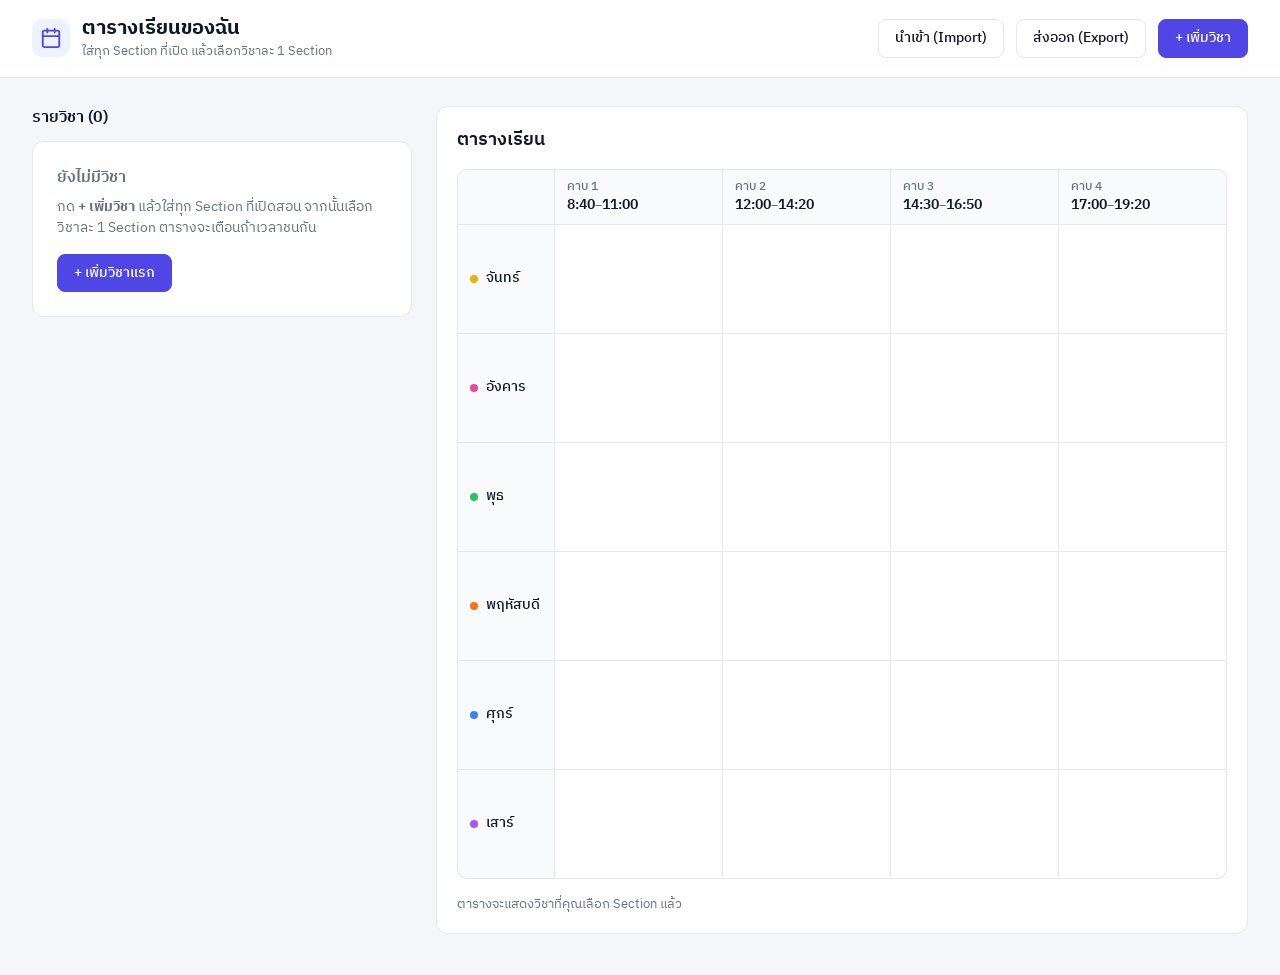
<file: index.html>
<!doctype html>
<html lang="th">
<head>
  <meta charset="utf-8">
  <meta name="viewport" content="width=device-width, initial-scale=1">
  <title>ตารางเรียนของฉัน</title>
  <meta http-equiv="refresh" content="0; url=App%201.0/">
  <link rel="canonical" href="App%201.0/">
</head>
<body style="font-family: system-ui, sans-serif; padding: 24px;">
  <p>กำลังเปิดเว็บจัดตารางเรียน… ถ้าไม่เปิดเอง <a href="App%201.0/">กดที่นี่</a></p>
</body>
</html>
</file>
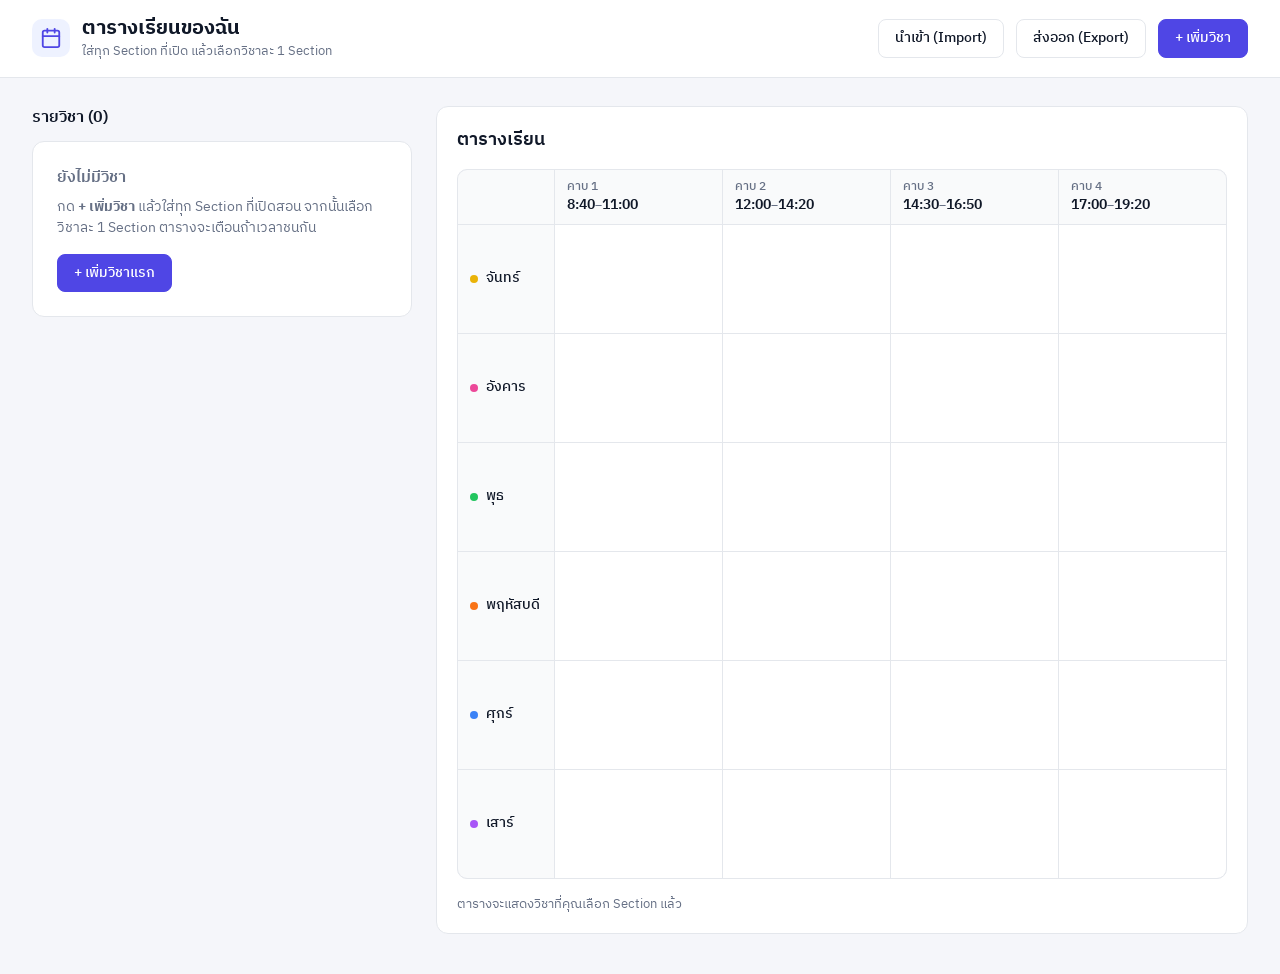
<file: App 1.0/index.html>
<!doctype html>
<html lang="th">
<head>
  <meta charset="utf-8">
  <meta name="viewport" content="width=device-width, initial-scale=1">
  <title>ตารางเรียนของฉัน</title>
  <link rel="preconnect" href="https://fonts.googleapis.com">
  <link rel="preconnect" href="https://fonts.gstatic.com" crossorigin>
  <link href="https://fonts.googleapis.com/css2?family=IBM+Plex+Sans+Thai:wght@400;500;600;700&display=swap" rel="stylesheet">
  <link rel="stylesheet" href="style.css">
</head>
<body class="tab-grid">
  <header class="topbar">
    <div class="brand">
      <span class="logo" aria-hidden="true">
        <svg width="22" height="22" viewBox="0 0 24 24" fill="none" stroke="currentColor" stroke-width="2" stroke-linecap="round" stroke-linejoin="round"><rect x="3" y="4" width="18" height="18" rx="2"/><path d="M16 2v4M8 2v4M3 10h18"/></svg>
      </span>
      <div>
        <h1>ตารางเรียนของฉัน</h1>
        <p class="sub">ใส่ทุก Section ที่เปิด แล้วเลือกวิชาละ 1 Section</p>
      </div>
    </div>
    <div class="actions">
      <button class="btn" type="button" data-action="import">นำเข้า (Import)</button>
      <button class="btn" type="button" data-action="export">ส่งออก (Export)</button>
      <button class="btn btn-primary" type="button" data-action="add">+ เพิ่มวิชา</button>
    </div>
  </header>

  <div class="status" id="status" aria-live="polite"></div>

  <nav class="tabs" aria-label="สลับมุมมอง">
    <button type="button" data-action="tab" data-tab="grid">ตารางเรียน</button>
    <button type="button" data-action="tab" data-tab="list" id="tab-list">รายวิชา</button>
  </nav>

  <main class="layout">
    <section class="course-col" id="course-col" aria-label="รายวิชา"></section>
    <section class="timetable card" id="timetable" aria-label="ตารางเรียน"></section>
  </main>

  <div id="popover-root"></div>
  <dialog id="course-dialog" aria-labelledby="dlg-title"></dialog>
  <input type="file" id="file-input" accept=".json,application/json" hidden>

  <script src="js/logic.js"></script>
  <script src="js/store.js"></script>
  <script src="js/app.js"></script>
</body>
</html>
</file>
<file: App 1.0/style.css>
:root {
  --bg: #F5F6FA;
  --surface: #FFFFFF;
  --surface-2: #F9FAFB;
  --border: #E4E7EC;
  --border-strong: #D0D5DD;
  --text: #101828;
  --muted: #667085;
  --icon: #98A2B3;
  --primary: #4F46E5;
  --primary-hover: #4338CA;
  --primary-bg: #EEF2FF;
  --primary-border: #C7D2FE;
  --red: #D92D20;
  --red-bg: #FEF3F2;
  --red-border: #FDA29B;
  --amber: #B54708;
  --amber-bg: #FFFAEB;
  --amber-border: #FEC84B;
  --green: #067647;
  --radius: 12px;
  --shadow-pop: 0 12px 28px -6px rgba(16, 24, 40, .18), 0 2px 6px rgba(16, 24, 40, .06);
  color-scheme: light;
}

* { box-sizing: border-box; }
html { -webkit-text-size-adjust: 100%; }
body {
  margin: 0;
  background: var(--bg);
  color: var(--text);
  font-family: 'IBM Plex Sans Thai', system-ui, sans-serif;
  font-size: 14px;
  line-height: 1.45;
  font-variant-numeric: tabular-nums;
}
::selection { background: var(--primary-bg); color: var(--primary-hover); }
h1, h2, h3, p { margin: 0; }
button, input, select { font: inherit; color: inherit; }
button { cursor: pointer; }
:focus-visible { outline: 2px solid var(--primary); outline-offset: 2px; border-radius: 6px; }
.muted { color: var(--muted); }
.small { font-size: 12px; }
.sr-only { position: absolute; width: 1px; height: 1px; overflow: hidden; clip: rect(0 0 0 0); white-space: nowrap; }
.i { flex: none; vertical-align: middle; }

/* ---------- buttons ---------- */
.btn {
  display: inline-flex; align-items: center; justify-content: center; gap: 6px;
  padding: 8px 16px; border-radius: 8px; border: 1px solid var(--border);
  background: var(--surface); font-weight: 500; white-space: nowrap;
  transition: background-color .15s ease-out, border-color .15s ease-out;
}
.btn:hover { background: var(--surface-2); border-color: var(--border-strong); }
.btn-primary { background: var(--primary); border-color: var(--primary); color: #fff; }
.btn-primary:hover { background: var(--primary-hover); border-color: var(--primary-hover); }
.btn-sm { padding: 5px 12px; font-size: 13px; }
.link {
  background: none; border: 0; padding: 0; color: var(--primary); font-weight: 500; font-size: 13px;
  display: inline-flex; align-items: center; gap: 4px; text-underline-offset: 3px;
}
.link:hover { text-decoration: underline; }
.link.danger { color: var(--red); }
.icon-btn {
  display: inline-grid; place-items: center; width: 30px; height: 30px; border-radius: 6px;
  border: 0; background: none; color: var(--muted);
}
.icon-btn:hover { background: var(--surface-2); color: var(--text); }

/* ---------- chips ---------- */
.chip {
  display: inline-flex; align-items: center; gap: 6px; padding: 4px 10px; border-radius: 999px;
  font-size: 12px; font-weight: 500; border: 1px solid transparent; white-space: nowrap;
}
button.chip:hover { filter: brightness(.97); }
.chip-primary { color: var(--primary); background: var(--primary-bg); border-color: var(--primary-border); }
.chip-red { color: var(--red); background: var(--red-bg); border-color: var(--red-border); }
.chip-amber { color: var(--amber); background: var(--amber-bg); border-color: var(--amber-border); }
.chip-sm { padding: 1px 8px; }
.short { display: none; }

/* ---------- header / status ---------- */
.topbar {
  display: flex; align-items: center; gap: 12px; flex-wrap: wrap;
  padding: 16px 32px; background: var(--surface); border-bottom: 1px solid var(--border);
}
.brand { display: flex; align-items: center; gap: 12px; flex: 1; min-width: 0; }
.logo { display: grid; place-items: center; width: 38px; height: 38px; border-radius: 10px; background: var(--primary-bg); color: var(--primary); flex: none; }
.topbar h1 { font-size: 20px; font-weight: 700; line-height: 1.3; }
.sub { font-size: 13px; color: var(--muted); }
.actions { display: flex; gap: 12px; }
.status { display: flex; flex-wrap: wrap; gap: 8px; padding: 14px 32px 6px; min-height: 8px; }

/* ---------- layout ---------- */
.layout {
  display: grid; grid-template-columns: 380px minmax(0, 1fr); gap: 24px; align-items: start;
  padding: 8px 32px 40px;
}
.card { background: var(--surface); border: 1px solid var(--border); border-radius: var(--radius); }
.tabs { display: none; }

/* ---------- course list ---------- */
.course-col { display: flex; flex-direction: column; gap: 12px; }
.col-title { font-size: 16px; font-weight: 600; }
.course { padding: 16px; display: flex; flex-direction: column; gap: 10px; }
.course-head { display: flex; align-items: center; gap: 10px; }
.dot { width: 10px; height: 10px; border-radius: 50%; background: var(--c, var(--d)); flex: none; }
.course-titles { flex: 1; min-width: 0; }
.course-titles h3 { font-size: 16px; font-weight: 600; overflow-wrap: anywhere; }
.course-titles p { font-size: 13px; overflow-wrap: anywhere; }
.course-titles .link { margin-left: 4px; }
.type-tag {
  display: inline-block; margin-left: 8px; padding: 0 8px; border-radius: 6px; vertical-align: 2px;
  font-size: 12px; font-weight: 500; color: var(--c); background: var(--cbg);
}
.sections { display: flex; flex-direction: column; gap: 8px; }
.sec-row {
  display: flex; gap: 12px; align-items: flex-start; padding: 10px 12px; border-radius: 8px;
  background: var(--bg); border: 1px solid transparent; cursor: pointer;
  transition: background-color .15s ease-out, border-color .15s ease-out;
}
.sec-row:hover { border-color: var(--border-strong); }
.sec-row.is-selected { background: var(--cbg); border-color: var(--c); }
.sec-row.is-preview { background: var(--surface); border: 1.5px dashed var(--c); }
.sec-row input {
  appearance: none; margin: 2px 0 0; width: 18px; height: 18px; border-radius: 50%; flex: none;
  border: 1.5px solid var(--border-strong); background: var(--surface); cursor: pointer;
}
.sec-row input:checked { border: 5px solid var(--c); }
.sec-info { display: flex; flex-direction: column; gap: 2px; min-width: 0; }
.sec-head { display: flex; align-items: center; gap: 8px; flex-wrap: wrap; }
.sec-name { font-weight: 500; }
.sec-meta { display: flex; align-items: center; gap: 6px; flex-wrap: wrap; font-size: 13px; color: var(--muted); }
.sec-meta .i { color: var(--icon); }
.preview-hint { display: none; align-items: center; gap: 4px; font-size: 12px; font-weight: 500; color: var(--c); }
.preview-hint.bad { color: var(--red); }
.sec-row.is-preview .preview-hint { display: inline-flex; }
.empty { padding: 24px; display: flex; flex-direction: column; gap: 8px; align-items: flex-start; }
.empty-title { font-size: 16px; font-weight: 600; }
.empty p { color: var(--muted); }
.empty .btn { margin-top: 8px; }

/* ---------- timetable ---------- */
.timetable { padding: 20px; display: flex; flex-direction: column; gap: 16px; position: sticky; top: 16px; }
.tt-head { display: flex; align-items: center; gap: 14px; flex-wrap: wrap; }
.tt-head h2 { font-size: 18px; font-weight: 600; margin-right: auto; }
.legend { display: inline-flex; align-items: center; gap: 6px; font-size: 13px; color: var(--muted); }
.legend i { width: 12px; height: 12px; border-radius: 3px; background: var(--c); }
.legend i.dash { background: var(--surface); border: 1.5px dashed var(--primary); }
.grid {
  display: grid; grid-template-columns: 96px repeat(4, minmax(0, 1fr));
  gap: 1px; background: var(--border); border: 1px solid var(--border); border-radius: 10px; overflow: hidden;
}
.g-corner, .g-head, .g-day { background: var(--surface-2); }
.g-head { padding: 8px 12px; display: flex; flex-direction: column; }
.g-head span { font-size: 12px; font-weight: 500; color: var(--muted); }
.g-head b { font-size: 14px; font-weight: 600; }
.g-day { display: flex; align-items: center; gap: 8px; padding: 10px 12px; font-weight: 500; }
.g-day .dot { width: 8px; height: 8px; }
.day-short { display: none; }
.g-cell {
  background: var(--surface); min-height: 108px; padding: 6px; display: flex; flex-direction: column; gap: 4px;
  border: 0; text-align: left; min-width: 0;
}
button.g-cell { cursor: pointer; }
.g-cell.is-conflict { background: var(--red-bg); box-shadow: inset 0 0 0 2px var(--red); }
.g-cell.is-conflict:hover { background: #FEE4E2; }
.conf-head { display: flex; align-items: center; gap: 4px; font-size: 12px; font-weight: 600; color: var(--red); }
.block {
  background: var(--cbg); border-radius: 8px; padding: 8px 10px; display: flex; flex-direction: column;
  min-width: 0; overflow-wrap: anywhere;
}
.block b { color: var(--c); font-size: 14px; font-weight: 600; }
.block span { font-size: 12px; }
.block .b-room { color: var(--muted); }
.block.compact { padding: 4px 8px; border-radius: 6px; }
.block.compact b { font-size: 12px; font-weight: 500; }
.block.is-leaving { opacity: .45; }
.block.is-leaving b { text-decoration: line-through; }
.block.is-ghost { background: var(--surface); outline: 1.5px dashed var(--c); outline-offset: -1.5px; }
.ok, .bad { display: inline-flex; align-items: center; gap: 4px; font-size: 12px; font-weight: 500; }
.ok { color: var(--green); }
.bad { color: var(--red); }
.tt-foot { font-size: 13px; color: var(--muted); }

/* ---------- conflict popover ---------- */
.pop-backdrop { position: fixed; inset: 0; z-index: 20; }
.popover {
  position: absolute; z-index: 21; width: 360px; max-width: calc(100vw - 32px);
  background: var(--surface); border: 1px solid var(--border); border-radius: 12px; box-shadow: var(--shadow-pop);
  padding: 16px; display: flex; flex-direction: column; gap: 12px;
  animation: pop-in .18s cubic-bezier(.16, 1, .3, 1);
}
@keyframes pop-in { from { opacity: 0; transform: translateY(4px); } }
.pop-head { display: flex; align-items: center; gap: 8px; color: var(--red); }
.pop-head h3 { flex: 1; font-size: 15px; font-weight: 600; color: var(--text); }
.grabber { display: none; }
.opt {
  display: flex; align-items: center; gap: 10px; padding: 10px 12px; border-radius: 10px;
  background: var(--bg); border: 1px solid transparent;
}
.opt:hover, .opt:has(:focus-visible) { background: var(--cbg); border-color: var(--c); }
.opt-info { flex: 1; min-width: 0; display: flex; flex-direction: column; gap: 2px; }
.opt-title { display: flex; align-items: center; gap: 6px; font-weight: 600; }
.opt-title .code { color: var(--c); }
.opt-title .i { color: var(--muted); }

/* ---------- dialog ---------- */
dialog {
  width: min(720px, calc(100vw - 32px)); max-height: calc(100vh - 48px); padding: 0;
  border: 1px solid var(--border); border-radius: 16px; box-shadow: var(--shadow-pop); color: var(--text);
}
dialog::backdrop { background: rgba(16, 24, 40, .45); }
dialog form { display: flex; flex-direction: column; max-height: calc(100vh - 48px); }
.dlg-head { display: flex; align-items: flex-start; gap: 12px; padding: 20px 24px 12px; }
.dlg-head > div { flex: 1; }
.dlg-head h2 { font-size: 18px; font-weight: 700; }
.dlg-head p { font-size: 13px; }
.dlg-body { padding: 4px 24px 8px; overflow-y: auto; display: flex; flex-direction: column; gap: 16px; }
.dlg-foot { display: flex; align-items: center; gap: 12px; padding: 16px 24px 20px; border-top: 1px solid var(--border); }
.dlg-foot .sp { flex: 1; }
.errors {
  display: flex; gap: 8px; padding: 10px 12px; border-radius: 8px;
  background: var(--red-bg); border: 1px solid var(--red-border); color: var(--red); font-size: 13px;
}
.errors ul { margin: 0; padding: 0; list-style: none; }
.row2 { display: grid; grid-template-columns: 200px 1fr; gap: 16px; }
.field { display: flex; flex-direction: column; gap: 6px; min-width: 0; }
.lbl { font-size: 13px; font-weight: 500; }
.lbl .muted { font-weight: 400; font-size: 12px; }
.req { color: var(--red); }
.help { font-size: 12px; color: var(--muted); }
.field input, .field select, .in-num {
  width: 100%; padding: 8px 12px; border: 1px solid var(--border-strong); border-radius: 8px; background: var(--surface);
}
.field input::placeholder, .in-num::placeholder { color: var(--muted); }
.field input:focus, .field select:focus, .in-num:focus { outline: 2px solid var(--primary-bg); border-color: var(--primary); }
.sec-card { margin: 0; padding: 16px; border: 1px solid var(--border); border-radius: 12px; background: var(--surface-2); display: flex; flex-direction: column; gap: 12px; }
.sec-card-head { display: flex; align-items: center; gap: 12px; }
.sec-card-head .sp { flex: 1; }
.inline { display: flex; align-items: center; gap: 10px; font-weight: 600; }
.in-num { width: 88px; text-transform: uppercase; letter-spacing: .02em; }
.in-num::placeholder { text-transform: none; }
.sec-fields { display: grid; grid-template-columns: 130px 160px minmax(0, 1fr); gap: 8px; align-items: end; }
.seg { align-self: flex-start; }
.seg { display: inline-flex; gap: 2px; padding: 2px; border-radius: 8px; background: #F2F4F7; }
.seg label { position: relative; }
.seg input { position: absolute; opacity: 0; inset: 0; cursor: pointer; }
.seg span { display: block; padding: 6px 12px; border-radius: 6px; font-size: 13px; color: var(--muted); }
.seg input:checked + span { background: var(--surface); color: var(--text); font-weight: 600; box-shadow: 0 0 0 1px var(--border); }
.seg input:focus-visible + span { outline: 2px solid var(--primary); }
.add-section {
  padding: 12px; border: 1px dashed var(--primary-border); border-radius: 12px; background: none;
  color: var(--primary); font-weight: 500;
}
.add-section:hover { background: var(--primary-bg); }

/* ---------- mobile ---------- */
@media (max-width: 768px) {
  .topbar { padding: 12px 16px; }
  .topbar h1 { font-size: 17px; }
  .sub { display: none; }
  .actions { width: 100%; gap: 8px; }
  .actions .btn { flex: 1; padding: 8px 10px; font-size: 13px; }
  .status { padding: 12px 16px 4px; gap: 6px; }
  .chip .long { display: none; }
  .chip .short { display: inline; }
  .block .cb-rest { display: none; }
  .tabs { display: flex; margin: 8px 16px 0; padding: 2px; gap: 2px; border-radius: 8px; background: #EAECF0; }
  .tabs button { flex: 1; padding: 8px; border: 0; border-radius: 6px; background: none; color: var(--muted); }
  body.tab-grid .tabs [data-tab="grid"], body.tab-list .tabs [data-tab="list"] {
    background: var(--surface); color: var(--text); font-weight: 600; box-shadow: 0 0 0 1px var(--border);
  }
  .layout { display: block; padding: 12px 16px 32px; }
  body.tab-grid .course-col, body.tab-list .timetable { display: none; }
  .timetable { position: static; padding: 0; border: 0; background: none; gap: 12px; }
  .tt-head h2 { display: none; }
  .legend { font-size: 12px; }
  .grid { grid-template-columns: 40px repeat(4, minmax(0, 1fr)); }
  .g-head { padding: 6px 2px; align-items: center; text-align: center; }
  .g-head span { display: none; }
  .g-head b { font-size: 11px; font-weight: 600; white-space: pre-line; }
  .g-day { flex-direction: column; justify-content: center; gap: 3px; padding: 4px 2px; font-size: 13px; }
  .day-full { display: none; }
  .day-short { display: inline; }
  .g-cell { min-height: 76px; padding: 3px; gap: 3px; }
  .block { padding: 5px; border-radius: 6px; }
  .block b { font-size: 12px; }
  .block span { font-size: 11px; }
  .block .b-meta, .block .ok, .block .bad, .block .b-ghost-room { display: none; }
  .block.compact b { font-size: 11px; }
  .conf-head { font-size: 11px; }
  .conf-head .long { display: none; }
  .tt-foot { font-size: 12px; }

  .pop-backdrop { background: rgba(16, 24, 40, .45); }
  .popover {
    position: fixed; left: 0 !important; right: 0; top: auto !important; bottom: 0; width: 100%; max-width: none;
    border-radius: 20px 20px 0 0; padding: 12px 20px 32px; gap: 14px; animation-name: sheet-in;
  }
  @keyframes sheet-in { from { transform: translateY(24px); opacity: 0; } }
  .grabber { display: block; width: 40px; height: 4px; border-radius: 2px; background: var(--border-strong); margin: 0 auto; }
  .pop-head h3 { font-size: 17px; }
  .opt { padding: 12px 14px; }
  .opt .btn { min-height: 44px; padding: 10px 18px; font-size: 14px; }

  .row2 { grid-template-columns: 1fr; }
  .sec-fields { grid-template-columns: 1fr 1fr; }
  .sec-fields .f-room { grid-column: span 2; }
  .dlg-head, .dlg-body, .dlg-foot { padding-left: 16px; padding-right: 16px; }
}
@media (prefers-reduced-motion: reduce) {
  * { animation: none !important; transition: none !important; }
}
</file>
